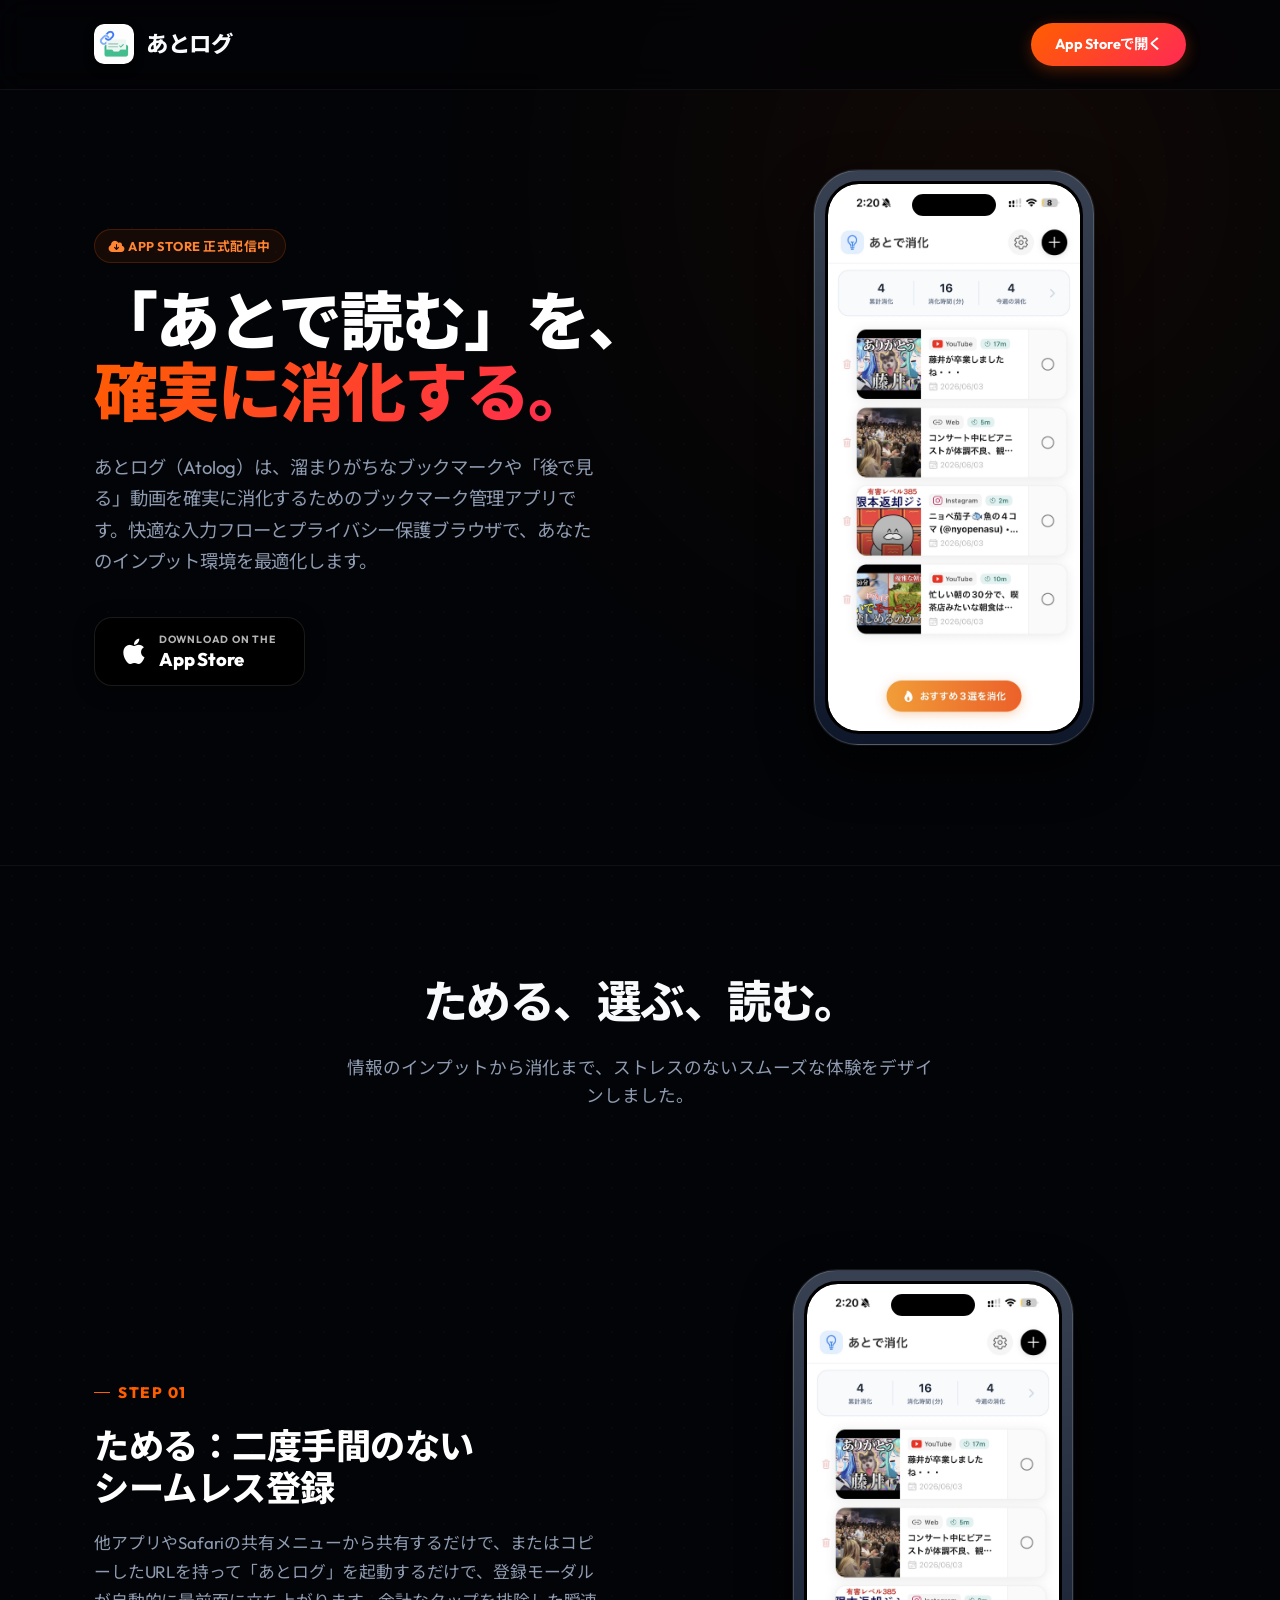
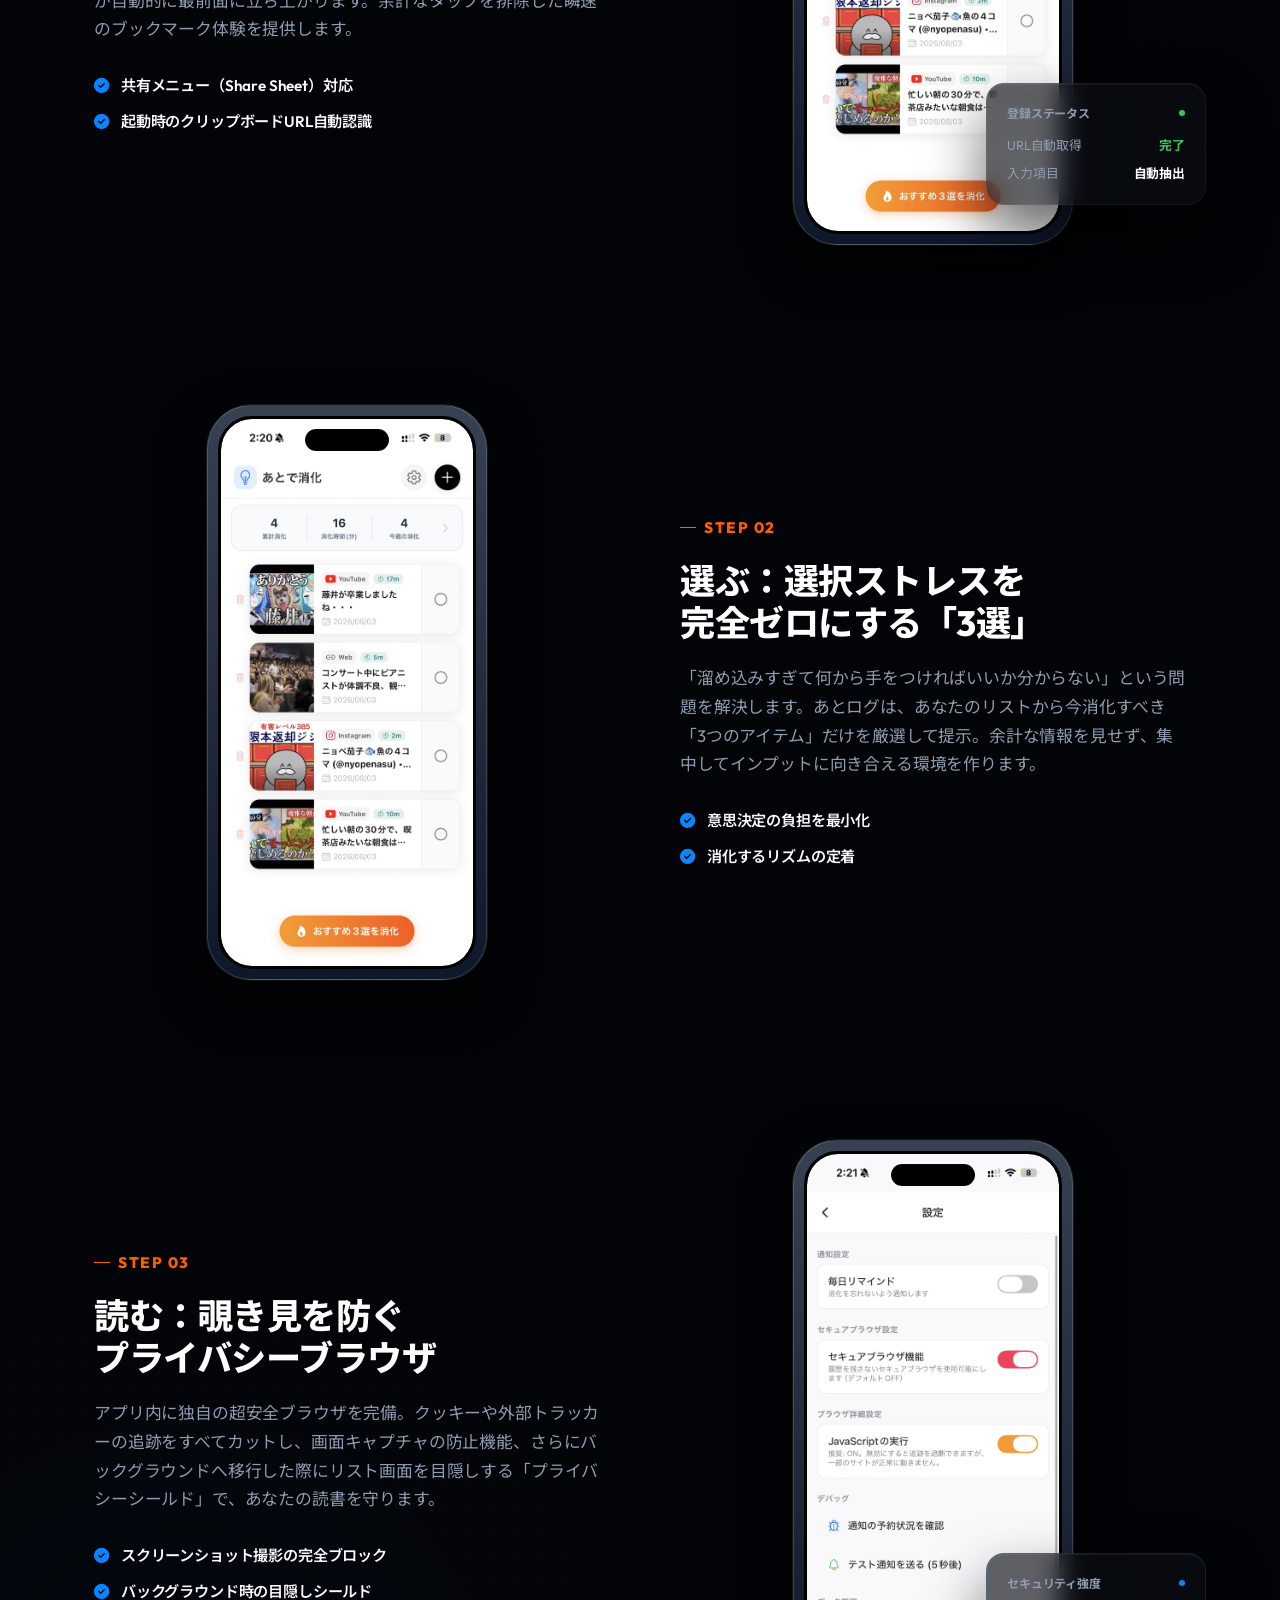
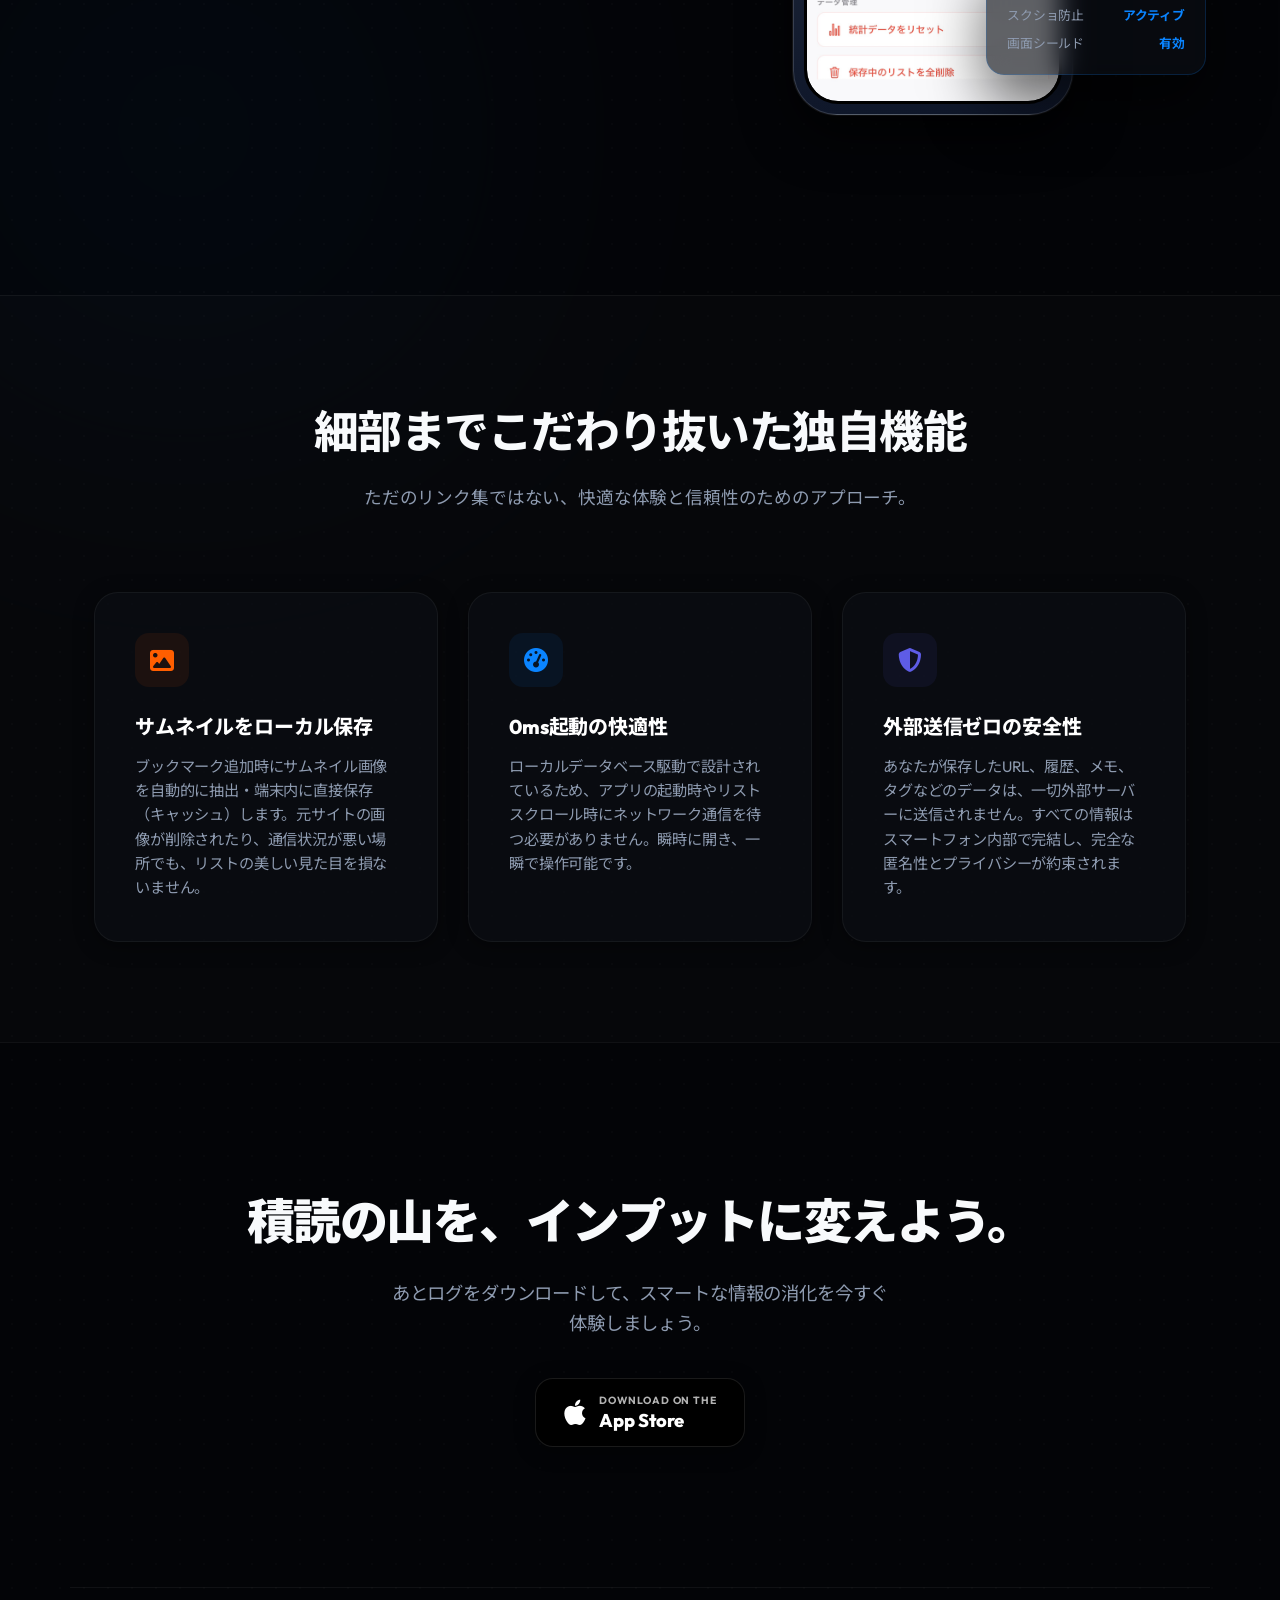
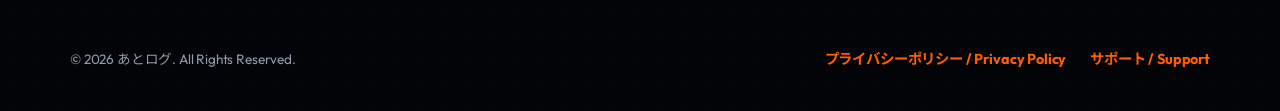
<file: index.html>
<!DOCTYPE html>
<html lang="ja">

<head>
    <meta charset="UTF-8">
    <meta name="viewport" content="width=device-width, initial-scale=1.0">
    <title>あとログ - 「あとで読む」を、もう溜め込まない。</title>
    <meta name="description" content="あとログ（Atolog）は、積読や「後で見る」動画の消化を強力にサポートするプライバシー重視のブックマーク管理アプリです。おすすめ3選機能やセキュアブラウザ、オフライン対応のサムネイルキャッシュを搭載。">
    <meta name="keywords" content="あとログ, Atolog, あとで読む, 積読, ブックマーク, セキュアブラウザ, サムネイルキャッシュ">
    <link rel="stylesheet" href="style.css">
    
    <!-- Google Fonts -->
    <link rel="preconnect" href="https://fonts.googleapis.com">
    <link rel="preconnect" href="https://fonts.gstatic.com" crossorigin>
    <link href="https://fonts.googleapis.com/css2?family=Plus+Jakarta+Sans:wght@400;500;600;700;800&family=Outfit:wght@400;600;800;900&family=Noto+Sans+JP:wght@400;500;700;900&display=swap" rel="stylesheet">
    
    <!-- Font Awesome -->
    <link rel="stylesheet" href="https://cdnjs.cloudflare.com/ajax/libs/font-awesome/6.4.0/css/all.min.css">

    <!-- Favicon -->
    <link rel="icon" type="image/png" href="icon.png">

    <!-- Open Graph Protocol (OGP) -->
    <meta property="og:title" content="あとログ - 「あとで読む」を、もう溜め込まない。">
    <meta property="og:description" content="積読や「後で見る」動画の消化を強力にサポート。おすすめ3選機能、セキュアブラウザ、サムネイルキャッシュを搭載。">
    <meta property="og:image" content="icon.png">
    <meta property="og:type" content="website">
    <meta property="og:site_name" content="あとログ">
</head>

<body>
    <div class="page-wrapper">

    <!-- Ambient Grid & Fluid Background Glow -->
    <div class="dot-pattern"></div>
    <div class="aurora-glow glow-orange"></div>
    <div class="aurora-glow glow-blue"></div>

    <!-- Header Navbar -->
    <nav class="header-nav">
        <div class="container navbar-container">
            <a href="#" class="nav-brand">
                <img src="icon.png" alt="あとログ" class="brand-icon">
                <span class="brand-name">あとログ</span>
            </a>
            <a href="https://apps.apple.com/jp/app/%E3%81%82%E3%81%A8%E3%83%AD%E3%82%B0-%E3%81%82%E3%81%A8%E3%81%A7%E3%81%BE%E3%81%A8%E3%82%81%E8%A1%A8%E7%A4%BA/id6759195555" class="btn-download-nav" target="_blank" rel="noopener noreferrer">App Storeで開く</a>
        </div>
    </nav>

    <!-- Hero Section -->
    <header class="hero-sec">
        <div class="container hero-wrap">
            <div class="hero-info">
                <span class="hero-badge"><i class="fa-solid fa-cloud-arrow-down"></i> App Store 正式配信中</span>
                <h1>「あとで読む」を、<br><span>確実に消化する。</span></h1>
                <p>
                    あとログ（Atolog）は、溜まりがちなブックマークや「後で見る」動画を確実に消化するためのブックマーク管理アプリです。快適な入力フローとプライバシー保護ブラウザで、あなたのインプット環境を最適化します。
                </p>
                <div class="app-action-group">
                    <a href="https://apps.apple.com/jp/app/%E3%81%82%E3%81%A8%E3%83%AD%E3%82%B0-%E3%81%82%E3%81%A8%E3%81%A7%E3%81%BE%E3%81%A8%E3%82%81%E8%A1%A8%E7%A4%BA/id6759195555" class="hero-cta" target="_blank" rel="noopener noreferrer">
                        <i class="fa-brands fa-apple"></i>
                        <div class="cta-text">
                            <span class="cta-subtitle">Download on the</span>
                            <span class="cta-title">App Store</span>
                        </div>
                    </a>
                </div>
            </div>
            
            <div class="hero-media">
                <div class="phone-mockup-perspective">
                    <div class="iphone-mockup">
                        <div class="iphone-bezel">
                            <div class="iphone-island"></div>
                            <img src="images/screen-home.jpg" alt="あとログ ホーム画面" class="iphone-screen">
                            <div class="glass-reflection"></div>
                        </div>
                    </div>
                </div>
            </div>
        </div>
    </header>

    <!-- Experience Steps Section -->
    <section class="experience-sec">
        <div class="container">
            <div class="section-title-wrap">
                <h2>ためる、選ぶ、読む。</h2>
                <p>情報のインプットから消化まで、ストレスのないスムーズな体験をデザインしました。</p>
            </div>

            <!-- Step 1: Stock -->
            <div class="step-block">
                <div class="step-desc">
                    <div class="step-num"><span></span>Step 01</div>
                    <h3>ためる：二度手間のない<br>シームレス登録</h3>
                    <p>
                        他アプリやSafariの共有メニューから共有するだけで、またはコピーしたURLを持って「あとログ」を起動するだけで、登録モーダルが自動的に最前面に立ち上がります。余計なタップを排除した瞬速のブックマーク体験を提供します。
                    </p>
                    <ul class="step-feature-list">
                        <li class="step-feature-item"><i class="fa-solid fa-circle-check"></i> 共有メニュー（Share Sheet）対応</li>
                        <li class="step-feature-item"><i class="fa-solid fa-circle-check"></i> 起動時のクリップボードURL自動認識</li>
                    </ul>
                </div>
                <div class="step-media">
                    <div class="iphone-mockup">
                        <div class="iphone-bezel">
                            <div class="iphone-island"></div>
                            <img src="images/screen-home.jpg" alt="URL自動認識登録" class="iphone-screen">
                            <div class="glass-reflection"></div>
                        </div>
                    </div>
                    <div class="detail-status-card">
                        <div class="status-header">
                            <span>登録ステータス</span>
                            <span class="status-circle"></span>
                        </div>
                        <div class="status-row">
                            <span class="status-label">URL自動取得</span>
                            <span class="status-value green">完了</span>
                        </div>
                        <div class="status-row">
                            <span class="status-label">入力項目</span>
                            <span class="status-value">自動抽出</span>
                        </div>
                    </div>
                </div>
            </div>

            <!-- Step 2: Select -->
            <div class="step-block reverse">
                <div class="step-desc">
                    <div class="step-num"><span></span>Step 02</div>
                    <h3>選ぶ：選択ストレスを<br>完全ゼロにする「3選」</h3>
                    <p>
                        「溜め込みすぎて何から手をつければいいか分からない」という問題を解決します。あとログは、あなたのリストから今消化すべき「3つのアイテム」だけを厳選して提示。余計な情報を見せず、集中してインプットに向き合える環境を作ります。
                    </p>
                    <ul class="step-feature-list">
                        <li class="step-feature-item"><i class="fa-solid fa-circle-check"></i> 意思決定の負担を最小化</li>
                        <li class="step-feature-item"><i class="fa-solid fa-circle-check"></i> 消化するリズムの定着</li>
                    </ul>
                </div>
                <div class="step-media">
                    <div class="iphone-mockup">
                        <div class="iphone-bezel">
                            <div class="iphone-island"></div>
                            <img src="images/screen-home.jpg" alt="おすすめ3選画面" class="iphone-screen">
                            <div class="glass-reflection"></div>
                        </div>
                    </div>
                </div>
            </div>

            <!-- Step 3: Read -->
            <div class="step-block">
                <div class="step-desc">
                    <div class="step-num"><span></span>Step 03</div>
                    <h3>読む：覗き見を防ぐ<br>プライバシーブラウザ</h3>
                    <p>
                        アプリ内に独自の超安全ブラウザを完備。クッキーや外部トラッカーの追跡をすべてカットし、画面キャプチャの防止機能、さらにバックグラウンドへ移行した際にリスト画面を目隠しする「プライバシーシールド」で、あなたの読書を守ります。
                    </p>
                    <ul class="step-feature-list">
                        <li class="step-feature-item"><i class="fa-solid fa-circle-check"></i> スクリーンショット撮影の完全ブロック</li>
                        <li class="step-feature-item"><i class="fa-solid fa-circle-check"></i> バックグラウンド時の目隠しシールド</li>
                    </ul>
                </div>
                <div class="step-media">
                    <div class="iphone-mockup">
                        <div class="iphone-bezel">
                            <div class="iphone-island"></div>
                            <img src="images/screen-detail.jpg" alt="内蔵セキュアブラウザ画面" class="iphone-screen">
                            <div class="glass-reflection"></div>
                        </div>
                    </div>
                    <div class="detail-status-card" style="border-color: rgba(10, 132, 255, 0.2);">
                        <div class="status-header">
                            <span>セキュリティ強度</span>
                            <span class="status-circle" style="background: var(--accent-blue);"></span>
                        </div>
                        <div class="status-row">
                            <span class="status-label">スクショ防止</span>
                            <span class="status-value" style="color: var(--accent-blue);">アクティブ</span>
                        </div>
                        <div class="status-row">
                            <span class="status-label">画面シールド</span>
                            <span class="status-value" style="color: var(--accent-blue);">有効</span>
                        </div>
                    </div>
                </div>
            </div>
        </div>
    </section>

    <!-- Detailed Features Grid Section -->
    <section class="features-grid-sec">
        <div class="container">
            <div class="section-title-wrap">
                <h2>細部までこだわり抜いた独自機能</h2>
                <p>ただのリンク集ではない、快適な体験と信頼性のためのアプローチ。</p>
            </div>
            
            <div class="custom-grid">
                <!-- Card 1 -->
                <div class="custom-card">
                    <div class="card-icon"><i class="fa-solid fa-image"></i></div>
                    <h3>サムネイルをローカル保存</h3>
                    <p>ブックマーク追加時にサムネイル画像を自動的に抽出・端末内に直接保存（キャッシュ）します。元サイトの画像が削除されたり、通信状況が悪い場所でも、リストの美しい見た目を損ないません。</p>
                </div>
                
                <!-- Card 2 -->
                <div class="custom-card">
                    <div class="card-icon"><i class="fa-solid fa-gauge-high"></i></div>
                    <h3>0ms起動の快適性</h3>
                    <p>ローカルデータベース駆動で設計されているため、アプリの起動時やリストスクロール時にネットワーク通信を待つ必要がありません。瞬時に開き、一瞬で操作可能です。</p>
                </div>
                
                <!-- Card 3 -->
                <div class="custom-card">
                    <div class="card-icon"><i class="fa-solid fa-shield-halved"></i></div>
                    <h3>外部送信ゼロの安全性</h3>
                    <p>あなたが保存したURL、履歴、メモ、タグなどのデータは、一切外部サーバーに送信されません。すべての情報はスマートフォン内部で完結し、完全な匿名性とプライバシーが約束されます。</p>
                </div>
            </div>
        </div>
    </section>

    <!-- Download Call To Action Section -->
    <section id="download" class="cta-sec">
        <div class="container cta-inner">
            <h2>積読の山を、インプットに変えよう。</h2>
            <p>あとログをダウンロードして、スマートな情報の消化を今すぐ体験しましょう。</p>
            <div class="app-action-group" style="justify-content: center; display: flex;">
                <a href="https://apps.apple.com/jp/app/%E3%81%82%E3%81%A8%E3%83%AD%E3%82%B0-%E3%81%82%E3%81%A8%E3%81%A7%E3%81%BE%E3%81%A8%E3%82%81%E8%A1%A8%E7%A4%BA/id6759195555" class="hero-cta" target="_blank" rel="noopener noreferrer">
                    <i class="fa-brands fa-apple"></i>
                    <div class="cta-text">
                        <span class="cta-subtitle">Download on the</span>
                        <span class="cta-title">App Store</span>
                    </div>
                </a>
            </div>
        </div>
    </section>

    <!-- Footer -->
    <footer>
        <div class="container footer-wrap">
            <div class="footer-info">
                <p>&copy; 2026 あとログ. All Rights Reserved.</p>
            </div>
            <div class="footer-links" style="display: flex; gap: 24px; flex-wrap: wrap; justify-content: center;">
                <a href="privacy.html" class="footer-privacy-link">プライバシーポリシー / Privacy Policy</a>
                <a href="https://docs.google.com/forms/d/e/1FAIpQLSc5w3t4XtqG7V3mVwvk8U7mFK-iJGW5YQdQvmb0PuOJAYy1Kw/viewform" class="footer-privacy-link" target="_blank" rel="noopener noreferrer">サポート / Support</a>
            </div>
        </div>
    </footer>
    </div>
</body>

</html>
</file>
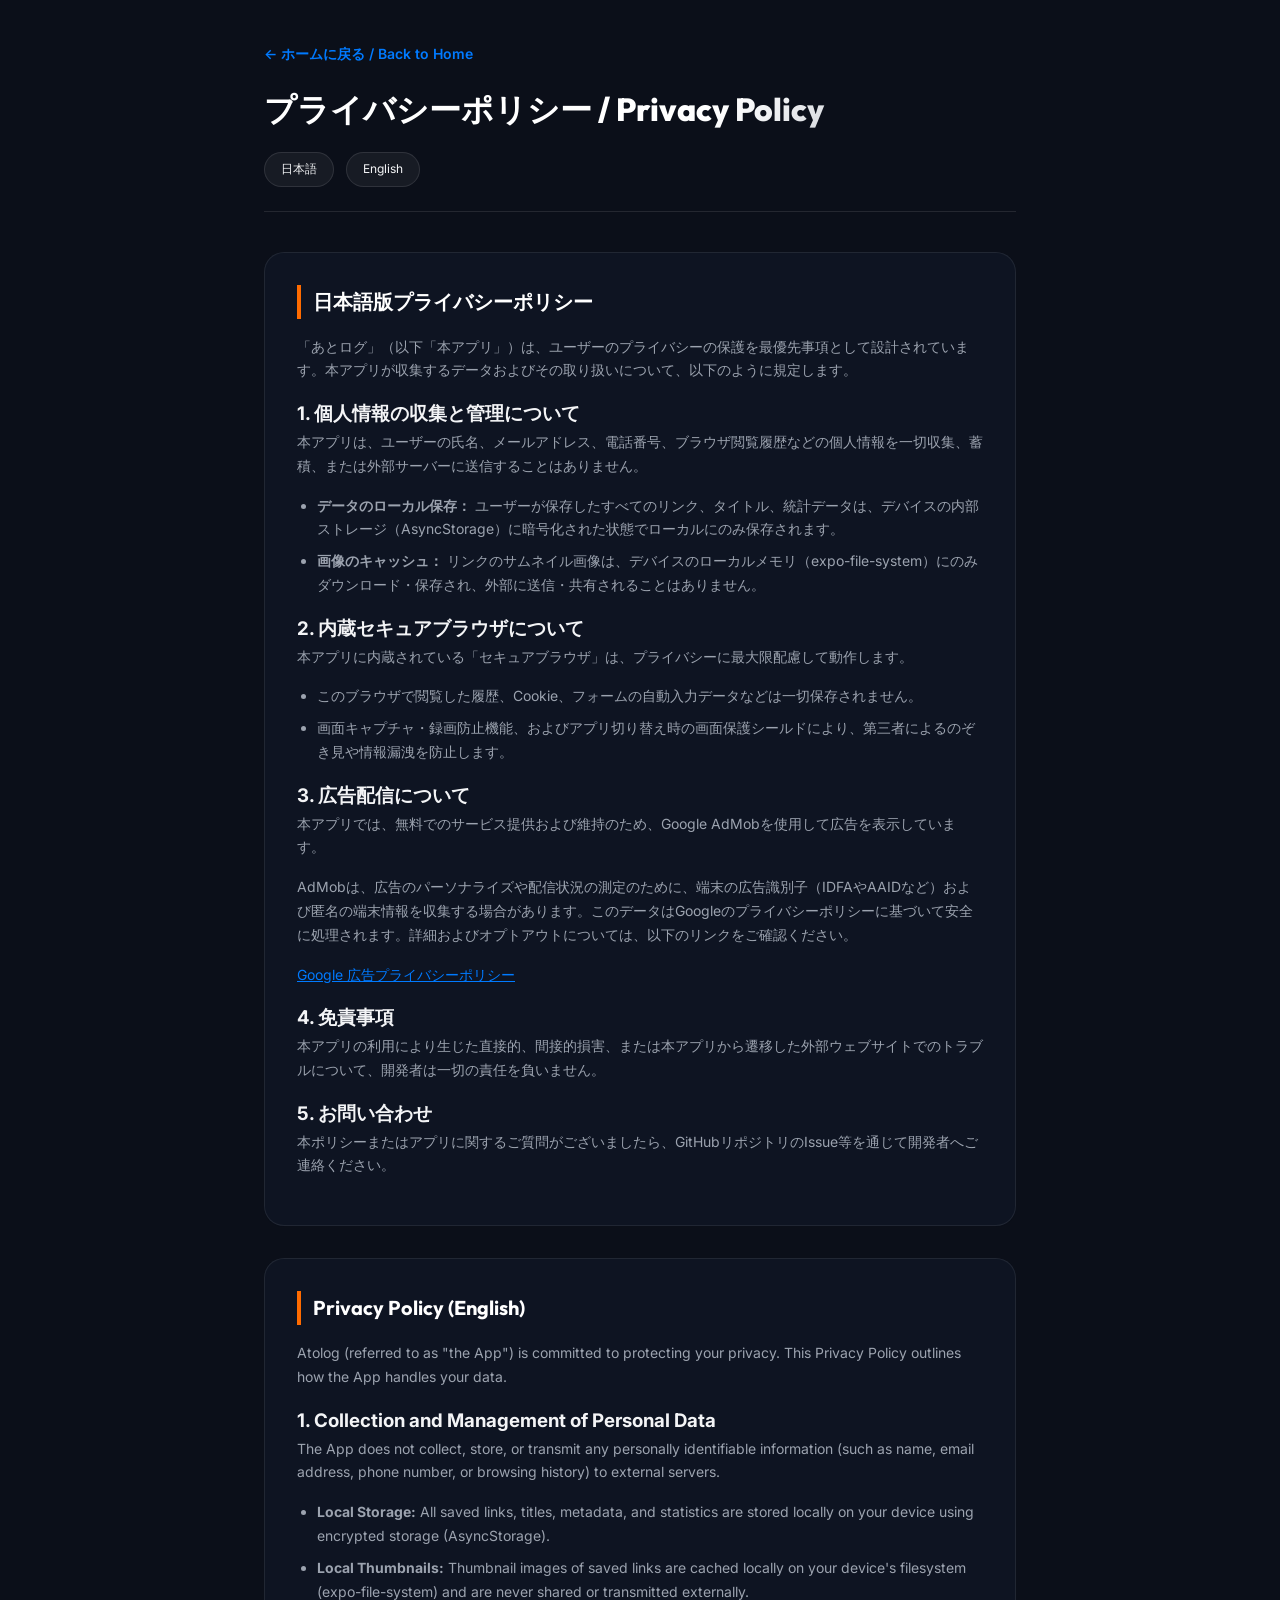
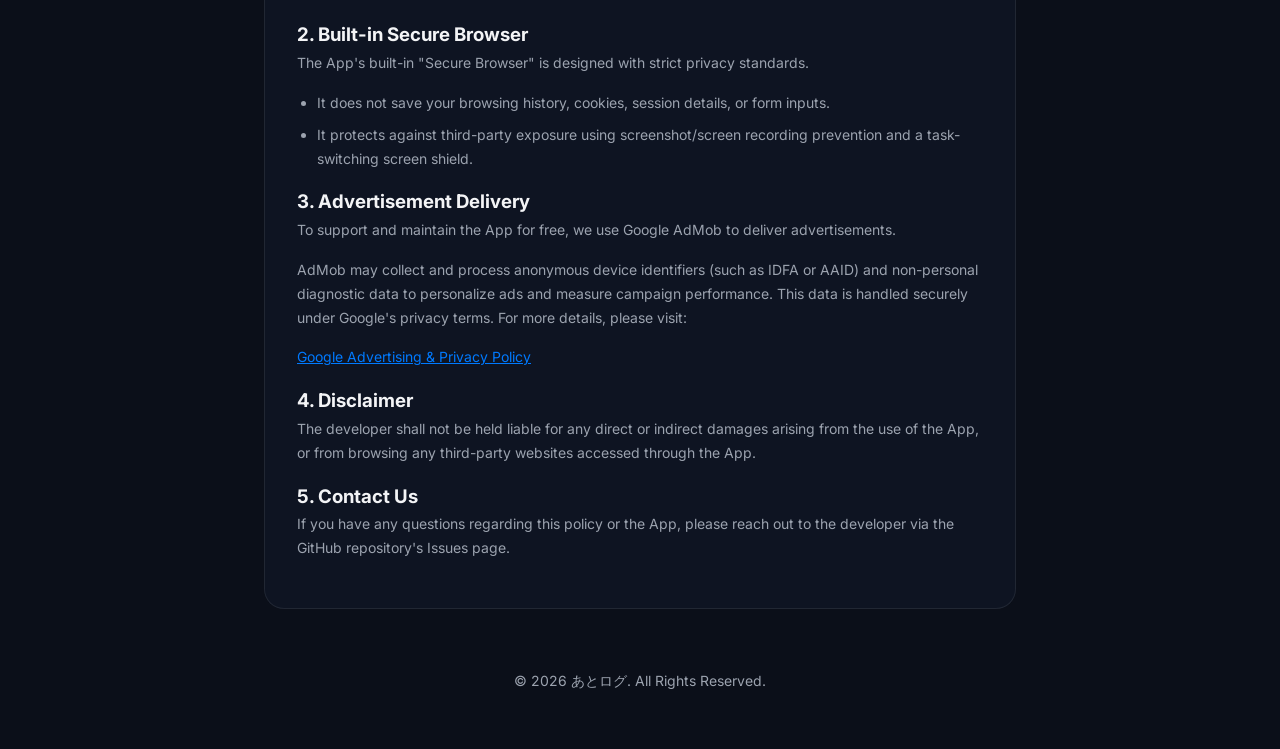
<file: privacy.html>
<!DOCTYPE html>
<html lang="ja">
<head>
    <meta charset="UTF-8">
    <meta name="viewport" content="width=device-width, initial-scale=1.0">
    <title>プライバシーポリシー / Privacy Policy - あとログ</title>
    <link rel="preconnect" href="https://fonts.googleapis.com">
    <link rel="preconnect" href="https://fonts.gstatic.com" crossorigin>
    <link href="https://fonts.googleapis.com/css2?family=Inter:wght@400;600;700;800&family=Outfit:wght@600;800&display=swap" rel="stylesheet">
    <style>
        :root {
            --bg-color: #0B0F19;
            --card-bg: rgba(17, 24, 39, 0.7);
            --card-border: rgba(255, 255, 255, 0.08);
            --text-color: #F3F4F6;
            --text-muted: #9CA3AF;
            --primary-grad: linear-gradient(135deg, #FF6B00 0%, #FF2D55 100%);
            --accent-blue: #007AFF;
        }

        * {
            box-sizing: border-box;
            margin: 0;
            padding: 0;
        }

        body {
            font-family: 'Inter', -apple-system, BlinkMacSystemFont, sans-serif;
            background-color: var(--bg-color);
            color: var(--text-color);
            line-height: 1.7;
            padding: 40px 0;
        }

        .container {
            max-width: 800px;
            margin: 0 auto;
            padding: 0 24px;
        }

        header {
            margin-bottom: 40px;
            border-bottom: 1px solid rgba(255, 255, 255, 0.1);
            padding-bottom: 24px;
        }

        .back-link {
            color: var(--accent-blue);
            text-decoration: none;
            font-size: 14px;
            font-weight: 600;
            display: inline-flex;
            align-items: center;
            gap: 6px;
            margin-bottom: 16px;
        }

        .back-link:hover {
            text-decoration: underline;
        }

        h1 {
            font-family: 'Outfit', sans-serif;
            font-size: 32px;
            font-weight: 800;
            margin-bottom: 8px;
            background: linear-gradient(135deg, #fff 60%, #9CA3AF 100%);
            -webkit-background-clip: text;
            -webkit-text-fill-color: transparent;
        }

        .lang-switch {
            display: flex;
            gap: 12px;
            margin-top: 16px;
        }

        .lang-btn {
            background: rgba(255, 255, 255, 0.05);
            border: 1px solid rgba(255, 255, 255, 0.1);
            color: var(--text-color);
            padding: 6px 16px;
            border-radius: 20px;
            font-size: 12px;
            cursor: pointer;
            text-decoration: none;
        }

        .lang-btn:hover {
            background: rgba(255, 255, 255, 0.1);
        }

        .section {
            background: var(--card-bg);
            border: 1px solid var(--card-border);
            border-radius: 20px;
            padding: 32px;
            margin-bottom: 32px;
            backdrop-filter: blur(12px);
        }

        h2 {
            font-family: 'Outfit', sans-serif;
            font-size: 20px;
            font-weight: 700;
            margin-bottom: 16px;
            border-left: 4px solid #FF6B00;
            padding-left: 12px;
            color: #fff;
        }

        p {
            margin-bottom: 16px;
            color: var(--text-muted);
            font-size: 14px;
        }

        ul {
            margin-bottom: 16px;
            padding-left: 20px;
            color: var(--text-muted);
            font-size: 14px;
        }

        li {
            margin-bottom: 8px;
        }

        footer {
            text-align: center;
            margin-top: 60px;
            color: var(--text-muted);
            font-size: 12px;
        }
    </style>
</head>
<body>
    <div class="container">
        <header>
            <a href="index.html" class="back-link">← ホームに戻る / Back to Home</a>
            <h1>プライバシーポリシー / Privacy Policy</h1>
            <div class="lang-switch">
                <a href="#jp" class="lang-btn">日本語</a>
                <a href="#en" class="lang-btn">English</a>
            </div>
        </header>

        <!-- Japanese Section -->
        <div id="jp" class="section">
            <h2>日本語版プライバシーポリシー</h2>
            <p>
                「あとログ」（以下「本アプリ」）は、ユーザーのプライバシーの保護を最優先事項として設計されています。本アプリが収集するデータおよびその取り扱いについて、以下のように規定します。
            </p>

            <h3>1. 個人情報の収集と管理について</h3>
            <p>
                本アプリは、ユーザーの氏名、メールアドレス、電話番号、ブラウザ閲覧履歴などの個人情報を一切収集、蓄積、または外部サーバーに送信することはありません。
            </p>
            <ul>
                <li><strong>データのローカル保存：</strong> ユーザーが保存したすべてのリンク、タイトル、統計データは、デバイスの内部ストレージ（AsyncStorage）に暗号化された状態でローカルにのみ保存されます。</li>
                <li><strong>画像のキャッシュ：</strong> リンクのサムネイル画像は、デバイスのローカルメモリ（expo-file-system）にのみダウンロード・保存され、外部に送信・共有されることはありません。</li>
            </ul>

            <h3>2. 内蔵セキュアブラウザについて</h3>
            <p>
                本アプリに内蔵されている「セキュアブラウザ」は、プライバシーに最大限配慮して動作します。
            </p>
            <ul>
                <li>このブラウザで閲覧した履歴、Cookie、フォームの自動入力データなどは一切保存されません。</li>
                <li>画面キャプチャ・録画防止機能、およびアプリ切り替え時の画面保護シールドにより、第三者によるのぞき見や情報漏洩を防止します。</li>
            </ul>

            <h3>3. 広告配信について</h3>
            <p>
                本アプリでは、無料でのサービス提供および維持のため、Google AdMobを使用して広告を表示しています。
            </p>
            <p>
                AdMobは、広告のパーソナライズや配信状況の測定のために、端末の広告識別子（IDFAやAAIDなど）および匿名の端末情報を収集する場合があります。このデータはGoogleのプライバシーポリシーに基づいて安全に処理されます。詳細およびオプトアウトについては、以下のリンクをご確認ください。
            </p>
            <p>
                <a href="https://policies.google.com/technologies/ads" target="_blank" style="color: var(--accent-blue);">Google 広告プライバシーポリシー</a>
            </p>

            <h3>4. 免責事項</h3>
            <p>
                本アプリの利用により生じた直接的、間接的損害、または本アプリから遷移した外部ウェブサイトでのトラブルについて、開発者は一切の責任を負いません。
            </p>

            <h3>5. お問い合わせ</h3>
            <p>
                本ポリシーまたはアプリに関するご質問がございましたら、GitHubリポジトリのIssue等を通じて開発者へご連絡ください。
            </p>
        </div>

        <!-- English Section -->
        <div id="en" class="section">
            <h2>Privacy Policy (English)</h2>
            <p>
                Atolog (referred to as "the App") is committed to protecting your privacy. This Privacy Policy outlines how the App handles your data.
            </p>

            <h3>1. Collection and Management of Personal Data</h3>
            <p>
                The App does not collect, store, or transmit any personally identifiable information (such as name, email address, phone number, or browsing history) to external servers.
            </p>
            <ul>
                <li><strong>Local Storage:</strong> All saved links, titles, metadata, and statistics are stored locally on your device using encrypted storage (AsyncStorage).</li>
                <li><strong>Local Thumbnails:</strong> Thumbnail images of saved links are cached locally on your device's filesystem (expo-file-system) and are never shared or transmitted externally.</li>
            </ul>

            <h3>2. Built-in Secure Browser</h3>
            <p>
                The App's built-in "Secure Browser" is designed with strict privacy standards.
            </p>
            <ul>
                <li>It does not save your browsing history, cookies, session details, or form inputs.</li>
                <li>It protects against third-party exposure using screenshot/screen recording prevention and a task-switching screen shield.</li>
            </ul>

            <h3>3. Advertisement Delivery</h3>
            <p>
                To support and maintain the App for free, we use Google AdMob to deliver advertisements.
            </p>
            <p>
                AdMob may collect and process anonymous device identifiers (such as IDFA or AAID) and non-personal diagnostic data to personalize ads and measure campaign performance. This data is handled securely under Google's privacy terms. For more details, please visit:
            </p>
            <p>
                <a href="https://policies.google.com/technologies/ads" target="_blank" style="color: var(--accent-blue);">Google Advertising & Privacy Policy</a>
            </p>

            <h3>4. Disclaimer</h3>
            <p>
                The developer shall not be held liable for any direct or indirect damages arising from the use of the App, or from browsing any third-party websites accessed through the App.
            </p>

            <h3>5. Contact Us</h3>
            <p>
                If you have any questions regarding this policy or the App, please reach out to the developer via the GitHub repository's Issues page.
            </p>
        </div>

        <footer>
            <p>© 2026 あとログ. All Rights Reserved.</p>
        </footer>
    </div>
</body>
</html>
</file>
<file: style.css>
/* ==========================================================================
   あとログ (Atolog) Brand Original Landing Page Stylesheet
   Theme: Minimal Premium Tech Dark (Sunset Orange & Abyss Navy)
   ========================================================================== */

:root {
    /* Color Palette */
    --bg-abyss: #030407; /* Ultimate Dark Navy */
    --bg-card: rgba(11, 14, 20, 0.65); /* Translucent Night Card */
    --color-text-primary: #f8fafc;
    --color-text-muted: #8e9bb0;
    --border-glass: rgba(255, 255, 255, 0.05);
    
    /* Brand Accent Colors */
    --accent-orange: #FF5E00; /* Sunset Orange */
    --accent-red: #FF2A54; /* Rose Red */
    --accent-blue: #0A84FF; /* iOS Secure Blue */
    --accent-indigo: #5E5CE6; /* Royal Purple */

    /* Gradients */
    --brand-gradient: linear-gradient(135deg, var(--accent-orange) 0%, var(--accent-red) 100%);
    --secure-gradient: linear-gradient(135deg, var(--accent-blue) 0%, var(--accent-indigo) 100%);
    
    /* Premium Shadows */
    --shadow-soft: 0 4px 20px rgba(0, 0, 0, 0.4);
    --shadow-premium: 
        0 30px 60px rgba(0, 0, 0, 0.6), 
        inset 0 1px 0 rgba(255, 255, 255, 0.05);
    --shadow-device: 
        0 20px 50px rgba(0, 0, 0, 0.7),
        0 0 0 1px rgba(255, 255, 255, 0.1);

    /* Fonts */
    --font-family: 'Outfit', 'Plus Jakarta Sans', 'Noto Sans JP', sans-serif;
}

/* Reset and Base Rules */
* {
    margin: 0;
    padding: 0;
    box-sizing: border-box;
}

html {
    scroll-behavior: smooth;
    font-size: 16px;
    overflow-x: hidden;
    width: 100%;
}

body {
    font-family: var(--font-family);
    color: var(--color-text-primary);
    background-color: var(--bg-abyss);
    line-height: 1.6;
    overflow-x: hidden;
    width: 100%;
    position: relative;
    letter-spacing: -0.01em;
}

.page-wrapper {
    overflow: hidden;
    width: 100%;
    position: relative;
}

.container {
    max-width: 1140px;
    margin: 0 auto;
    padding: 0 24px;
}

/* ==========================================================================
   Ambient Decors (Background Aura)
   ========================================================================== */
.dot-pattern {
    position: absolute;
    top: 0;
    left: 0;
    width: 100%;
    height: 100%;
    background-image: radial-gradient(rgba(255, 255, 255, 0.015) 1px, transparent 1px);
    background-size: 24px 24px;
    z-index: -2;
    pointer-events: none;
}

.aurora-glow {
    position: absolute;
    width: 60vw;
    height: 60vw;
    max-width: 800px;
    border-radius: 50%;
    filter: blur(160px);
    z-index: -1;
    pointer-events: none;
    opacity: 0.12;
}

.glow-orange {
    background: radial-gradient(circle, var(--accent-orange) 0%, transparent 70%);
    top: -200px;
    right: -100px;
}

.glow-blue {
    background: radial-gradient(circle, var(--accent-blue) 0%, transparent 70%);
    top: 60%;
    left: -200px;
    opacity: 0.08;
}

/* ==========================================================================
   Header Navbar
   ========================================================================== */
.header-nav {
    height: 90px;
    display: flex;
    align-items: center;
    border-bottom: 1px solid var(--border-glass);
    background: rgba(3, 4, 7, 0.7);
    backdrop-filter: blur(15px);
    position: sticky;
    top: 0;
    z-index: 100;
}

.navbar-container {
    display: flex;
    justify-content: space-between;
    align-items: center;
    width: 100%;
}

.nav-brand {
    display: flex;
    align-items: center;
    gap: 12px;
    text-decoration: none;
    color: var(--color-text-primary);
}

.brand-icon {
    width: 40px;
    height: 40px;
    border-radius: 10px;
    box-shadow: 0 4px 10px rgba(0,0,0,0.5);
}

.brand-name {
    font-size: 1.4rem;
    font-weight: 800;
    letter-spacing: -0.5px;
}

.btn-download-nav {
    background: var(--brand-gradient);
    color: #fff;
    text-decoration: none;
    padding: 10px 24px;
    border-radius: 30px;
    font-weight: 700;
    font-size: 0.9rem;
    box-shadow: 0 4px 15px rgba(255, 94, 0, 0.3);
    transition: all 0.3s ease;
}

.btn-download-nav:hover {
    transform: translateY(-2px);
    box-shadow: 0 8px 20px rgba(255, 94, 0, 0.5);
}

/* ==========================================================================
   Hero Section
   ========================================================================== */
.hero-sec {
    padding: 80px 0 120px 0;
    position: relative;
}

.hero-wrap {
    display: flex;
    align-items: center;
    justify-content: space-between;
    gap: 60px;
}

.hero-info {
    flex: 1.1;
}

.hero-badge {
    display: inline-block;
    padding: 6px 14px;
    background: rgba(255, 94, 0, 0.08);
    border: 1px solid rgba(255, 94, 0, 0.2);
    color: #FF8533;
    border-radius: 20px;
    font-size: 0.8rem;
    font-weight: 700;
    margin-bottom: 24px;
    letter-spacing: 0.5px;
    text-transform: uppercase;
}

.hero-info h1 {
    font-size: 4rem;
    font-weight: 900;
    line-height: 1.1;
    letter-spacing: -2px;
    margin-bottom: 24px;
    color: #fff;
}

.hero-info h1 span {
    background: var(--brand-gradient);
    -webkit-background-clip: text;
    -webkit-text-fill-color: transparent;
}

.hero-info p {
    font-size: 1.15rem;
    color: var(--color-text-muted);
    margin-bottom: 40px;
    line-height: 1.7;
    max-width: 500px;
}

.hero-cta {
    display: inline-flex;
    align-items: center;
    background: #000;
    color: #fff;
    text-decoration: none;
    border: 1px solid rgba(255,255,255,0.1);
    padding: 14px 28px;
    border-radius: 18px;
    box-shadow: var(--shadow-soft);
    transition: all 0.3s;
}

.hero-cta:hover {
    transform: translateY(-3px);
    border-color: rgba(255,255,255,0.2);
    box-shadow: 0 12px 25px rgba(0,0,0,0.6);
}

.hero-cta i {
    font-size: 1.8rem;
    margin-right: 14px;
}

.cta-text {
    display: flex;
    flex-direction: column;
    align-items: flex-start;
}

.cta-subtitle {
    font-size: 0.65rem;
    font-weight: 700;
    text-transform: uppercase;
    opacity: 0.7;
    letter-spacing: 0.8px;
}

.cta-title {
    font-size: 1.15rem;
    font-weight: 800;
    line-height: 1.2;
}

.hero-media {
    flex: 0.9;
    display: flex;
    justify-content: center;
}

/* ==========================================================================
   iPhone Premium Device Frame
   ========================================================================== */
.iphone-mockup {
    position: relative;
    width: 280px;
    height: 575px;
    background: linear-gradient(180deg, #374151, #0f172a);
    border-radius: 44px;
    box-shadow: var(--shadow-device);
    padding: 10px;
    border: 1.5px solid rgba(255,255,255,0.15);
}

.iphone-bezel {
    position: relative;
    width: 100%;
    height: 100%;
    background: #000;
    border-radius: 34px;
    overflow: hidden;
    border: 3px solid #000;
}

.iphone-screen {
    width: 100%;
    height: 100%;
    object-fit: cover;
    border-radius: 31px;
    pointer-events: none;
    display: block;
}

.iphone-island {
    position: absolute;
    top: 10px;
    left: 50%;
    transform: translateX(-50%);
    width: 84px;
    height: 22px;
    background: #000;
    border-radius: 20px;
    z-index: 10;
    box-shadow: inset 0 0 1px rgba(255,255,255,0.3);
}

/* ==========================================================================
   Original Showcase Step-by-Step Experience
   ========================================================================== */
.experience-sec {
    padding: 100px 0;
    border-top: 1px solid var(--border-glass);
}

.section-title-wrap {
    text-align: center;
    margin-bottom: 80px;
}

.section-title-wrap h2 {
    font-size: 2.8rem;
    font-weight: 800;
    letter-spacing: -1.5px;
    margin-bottom: 16px;
}

.section-title-wrap p {
    color: var(--color-text-muted);
    font-size: 1.1rem;
    max-width: 600px;
    margin: 0 auto;
}

.step-block {
    display: flex;
    align-items: center;
    justify-content: space-between;
    padding: 80px 0;
    gap: 80px;
}

.step-block.reverse {
    flex-direction: row-reverse;
}

.step-desc {
    flex: 1;
}

.step-num {
    font-size: 0.95rem;
    font-weight: 800;
    color: var(--accent-orange);
    text-transform: uppercase;
    letter-spacing: 1.5px;
    display: flex;
    align-items: center;
    gap: 8px;
    margin-bottom: 20px;
}

.step-num span {
    width: 16px;
    height: 1px;
    background: var(--accent-orange);
    display: inline-block;
}

.step-desc h3 {
    font-size: 2.2rem;
    font-weight: 800;
    line-height: 1.2;
    margin-bottom: 20px;
    letter-spacing: -0.5px;
    color: #fff;
}

.step-desc p {
    color: var(--color-text-muted);
    font-size: 1.05rem;
    line-height: 1.7;
    margin-bottom: 30px;
}

.step-feature-list {
    list-style: none;
    display: flex;
    flex-direction: column;
    gap: 12px;
}

.step-feature-item {
    display: flex;
    align-items: center;
    gap: 12px;
    font-size: 0.95rem;
    font-weight: 600;
}

.step-feature-item i {
    color: var(--accent-blue);
}

.step-media {
    flex: 1;
    display: flex;
    justify-content: center;
    position: relative;
}

/* Floating status card for detailed features */
.detail-status-card {
    position: absolute;
    bottom: 40px;
    right: -20px;
    background: var(--bg-card);
    border: 1px solid var(--border-glass);
    border-radius: 18px;
    padding: 20px;
    width: 220px;
    box-shadow: var(--shadow-premium);
    backdrop-filter: blur(12px);
    z-index: 10;
}

.status-header {
    display: flex;
    align-items: center;
    justify-content: space-between;
    margin-bottom: 12px;
    font-size: 0.75rem;
    color: var(--color-text-muted);
    font-weight: 700;
}

.status-circle {
    width: 6px;
    height: 6px;
    background: #34C759;
    border-radius: 50%;
}

.status-row {
    display: flex;
    justify-content: space-between;
    font-size: 0.8rem;
    margin-bottom: 8px;
}

.status-row:last-child {
    margin-bottom: 0;
}

.status-label {
    color: var(--color-text-muted);
}

.status-value {
    font-weight: 700;
}

.status-value.green {
    color: #34C759;
}

/* ==========================================================================
   Original App Features Grid
   ========================================================================== */
.features-grid-sec {
    padding: 100px 0;
    background: rgba(255,255,255,0.01);
    border-top: 1px solid var(--border-glass);
}

.custom-grid {
    display: grid;
    grid-template-columns: repeat(3, 1fr);
    gap: 30px;
}

.custom-card {
    background: var(--bg-card);
    border: 1px solid var(--border-glass);
    border-radius: 24px;
    padding: 40px;
    box-shadow: var(--shadow-soft);
    transition: all 0.4s ease;
}

.custom-card:hover {
    transform: translateY(-5px);
    border-color: rgba(255,255,255,0.1);
    box-shadow: var(--shadow-premium);
}

.card-icon {
    font-size: 1.5rem;
    background: rgba(255, 94, 0, 0.08);
    color: var(--accent-orange);
    width: 54px;
    height: 54px;
    border-radius: 14px;
    display: flex;
    align-items: center;
    justify-content: center;
    margin-bottom: 24px;
}

.custom-card:nth-child(2) .card-icon {
    background: rgba(10, 132, 255, 0.08);
    color: var(--accent-blue);
}

.custom-card:nth-child(3) .card-icon {
    background: rgba(94, 92, 230, 0.08);
    color: var(--accent-indigo);
}

.custom-card h3 {
    font-size: 1.25rem;
    font-weight: 800;
    margin-bottom: 12px;
    color: #fff;
}

.custom-card p {
    color: var(--color-text-muted);
    font-size: 0.95rem;
    line-height: 1.6;
}

/* ==========================================================================
   CTA Section
   ========================================================================== */
.cta-sec {
    padding: 140px 0;
    text-align: center;
    border-top: 1px solid var(--border-glass);
    position: relative;
}

.cta-sec h2 {
    font-size: 3rem;
    font-weight: 900;
    letter-spacing: -1.5px;
    margin-bottom: 20px;
}

.cta-sec p {
    color: var(--color-text-muted);
    font-size: 1.15rem;
    margin-bottom: 40px;
    max-width: 500px;
    margin-left: auto;
    margin-right: auto;
}

/* ==========================================================================
   Footer
   ========================================================================== */
.footer-wrap {
    padding: 60px 0 40px;
    border-top: 1px solid var(--border-glass);
    display: flex;
    justify-content: space-between;
    align-items: center;
    flex-wrap: wrap;
    gap: 30px;
}

.footer-info {
    font-size: 0.85rem;
    color: var(--color-text-muted);
}

.footer-privacy-link {
    color: var(--accent-orange);
    text-decoration: none;
    font-weight: 700;
    font-size: 0.9rem;
}

.footer-privacy-link:hover {
    text-decoration: underline;
}

/* ==========================================================================
   Responsive Rules
   ========================================================================== */
@media (max-width: 1024px) {
    .hero-info h1 {
        font-size: 3.2rem;
    }
    .hero-wrap {
        gap: 40px;
    }
}

@media (max-width: 768px) {
    .header-nav {
        height: 70px;
    }
    
    .navbar-container {
        padding: 0 12px;
        display: flex;
        justify-content: space-between;
        align-items: center;
        width: 100%;
        gap: 8px;
    }
    
    .nav-brand {
        gap: 6px;
        flex-shrink: 1;
        min-width: 0;
    }
    
    .brand-name {
        font-size: 1.05rem;
        letter-spacing: -0.5px;
        white-space: nowrap;
        overflow: hidden;
        text-overflow: ellipsis;
    }
    
    .brand-icon {
        width: 28px;
        height: 28px;
        flex-shrink: 0;
    }
    
    .btn-download-nav {
        padding: 6px 14px;
        font-size: 0.75rem;
        white-space: nowrap;
        flex-shrink: 0;
    }
    
    .hero-sec {
        padding: 40px 0 80px;
    }

    .hero-wrap {
        flex-direction: column;
        text-align: center;
        gap: 50px;
    }

    .hero-info h1 {
        font-size: 2.6rem;
    }

    .hero-info p {
        margin-left: auto;
        margin-right: auto;
    }

    .hero-cta {
        margin: 0 auto;
    }
    
    .section-title-wrap h2 {
        font-size: 2.2rem;
    }
    
    .step-block {
        flex-direction: column !important;
        padding: 40px 0;
        gap: 40px;
        text-align: center;
    }

    .step-desc h3 {
        font-size: 1.8rem;
    }

    .step-feature-list {
        align-items: center;
    }

    .detail-status-card {
        display: none !important; /* Hide floating cards on mobile */
    }

    .iphone-mockup {
        width: 100%;
        max-width: 260px;
        height: auto;
        aspect-ratio: 280 / 575;
    }

    .custom-grid {
        grid-template-columns: 1fr;
        gap: 20px;
    }

    .cta-sec h2 {
        font-size: 2.2rem;
    }

    .footer-wrap {
        flex-direction: column;
        text-align: center;
    }
}
</file>
